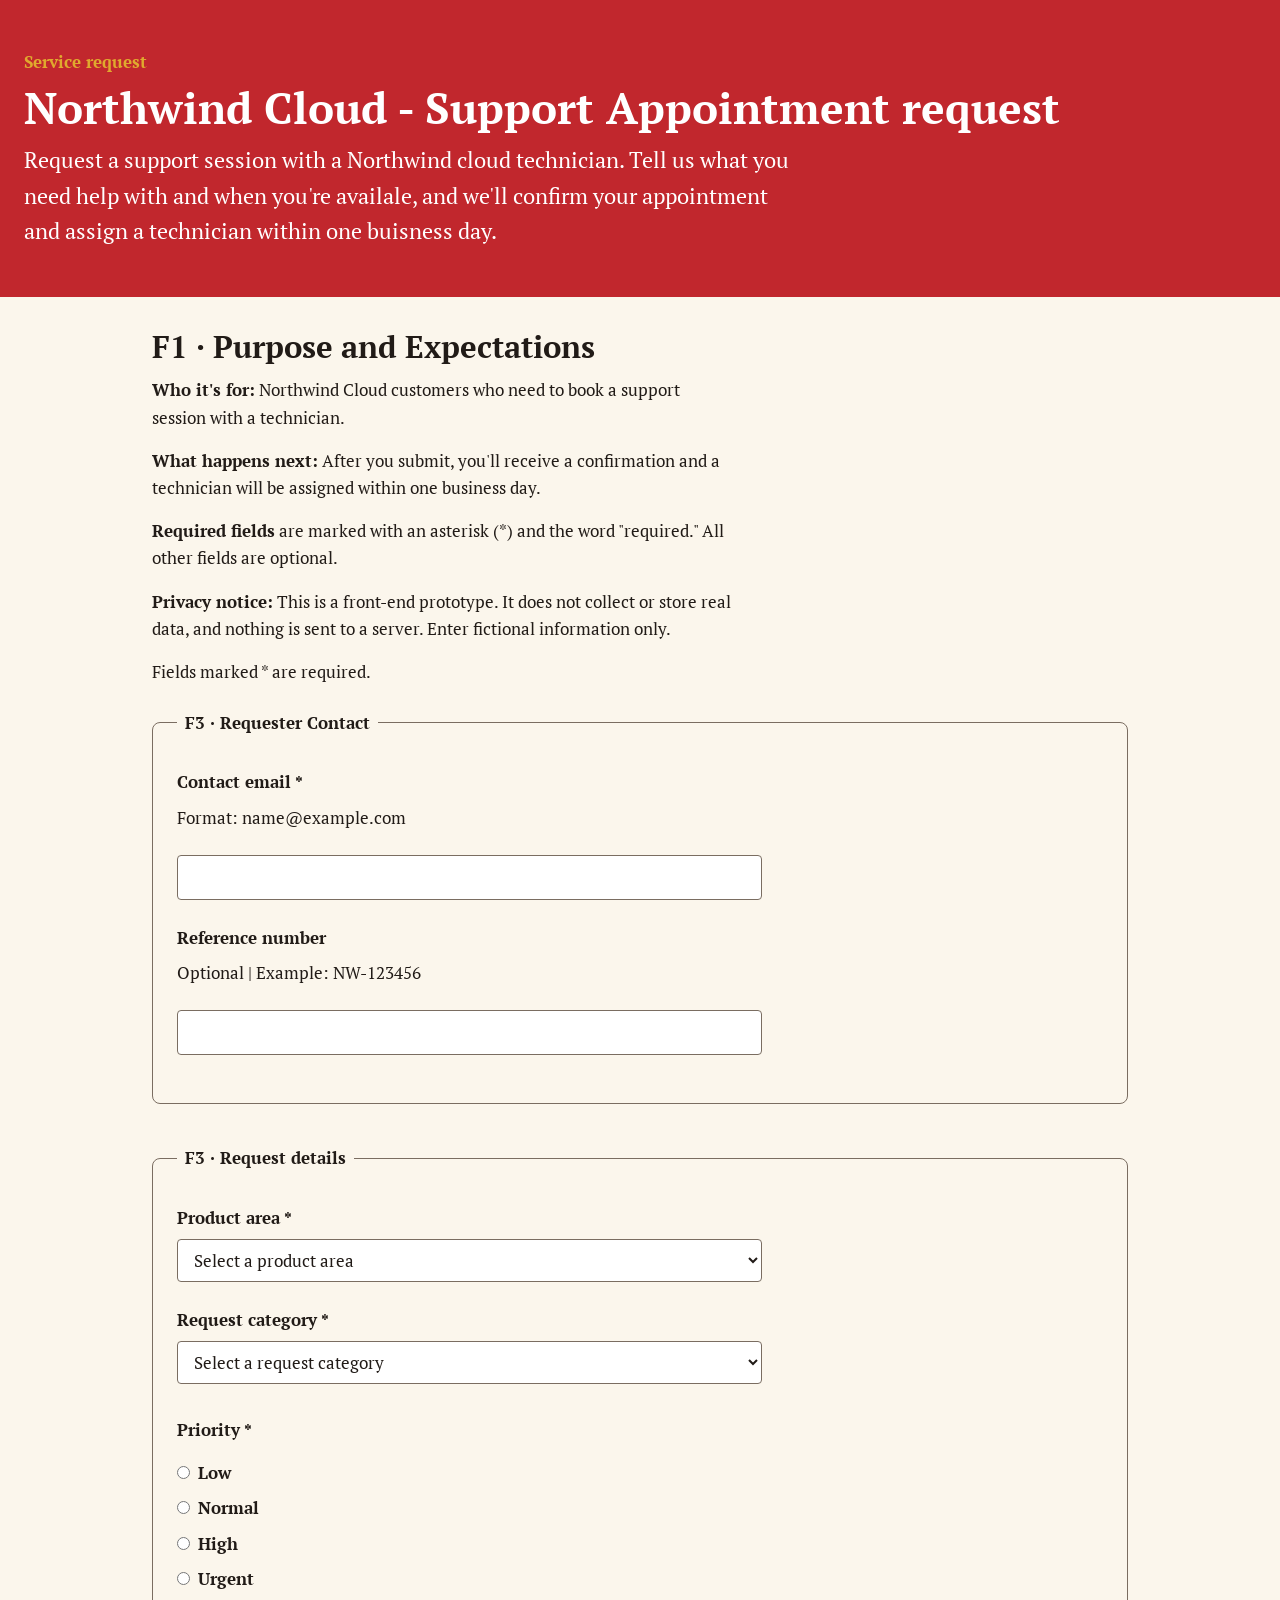
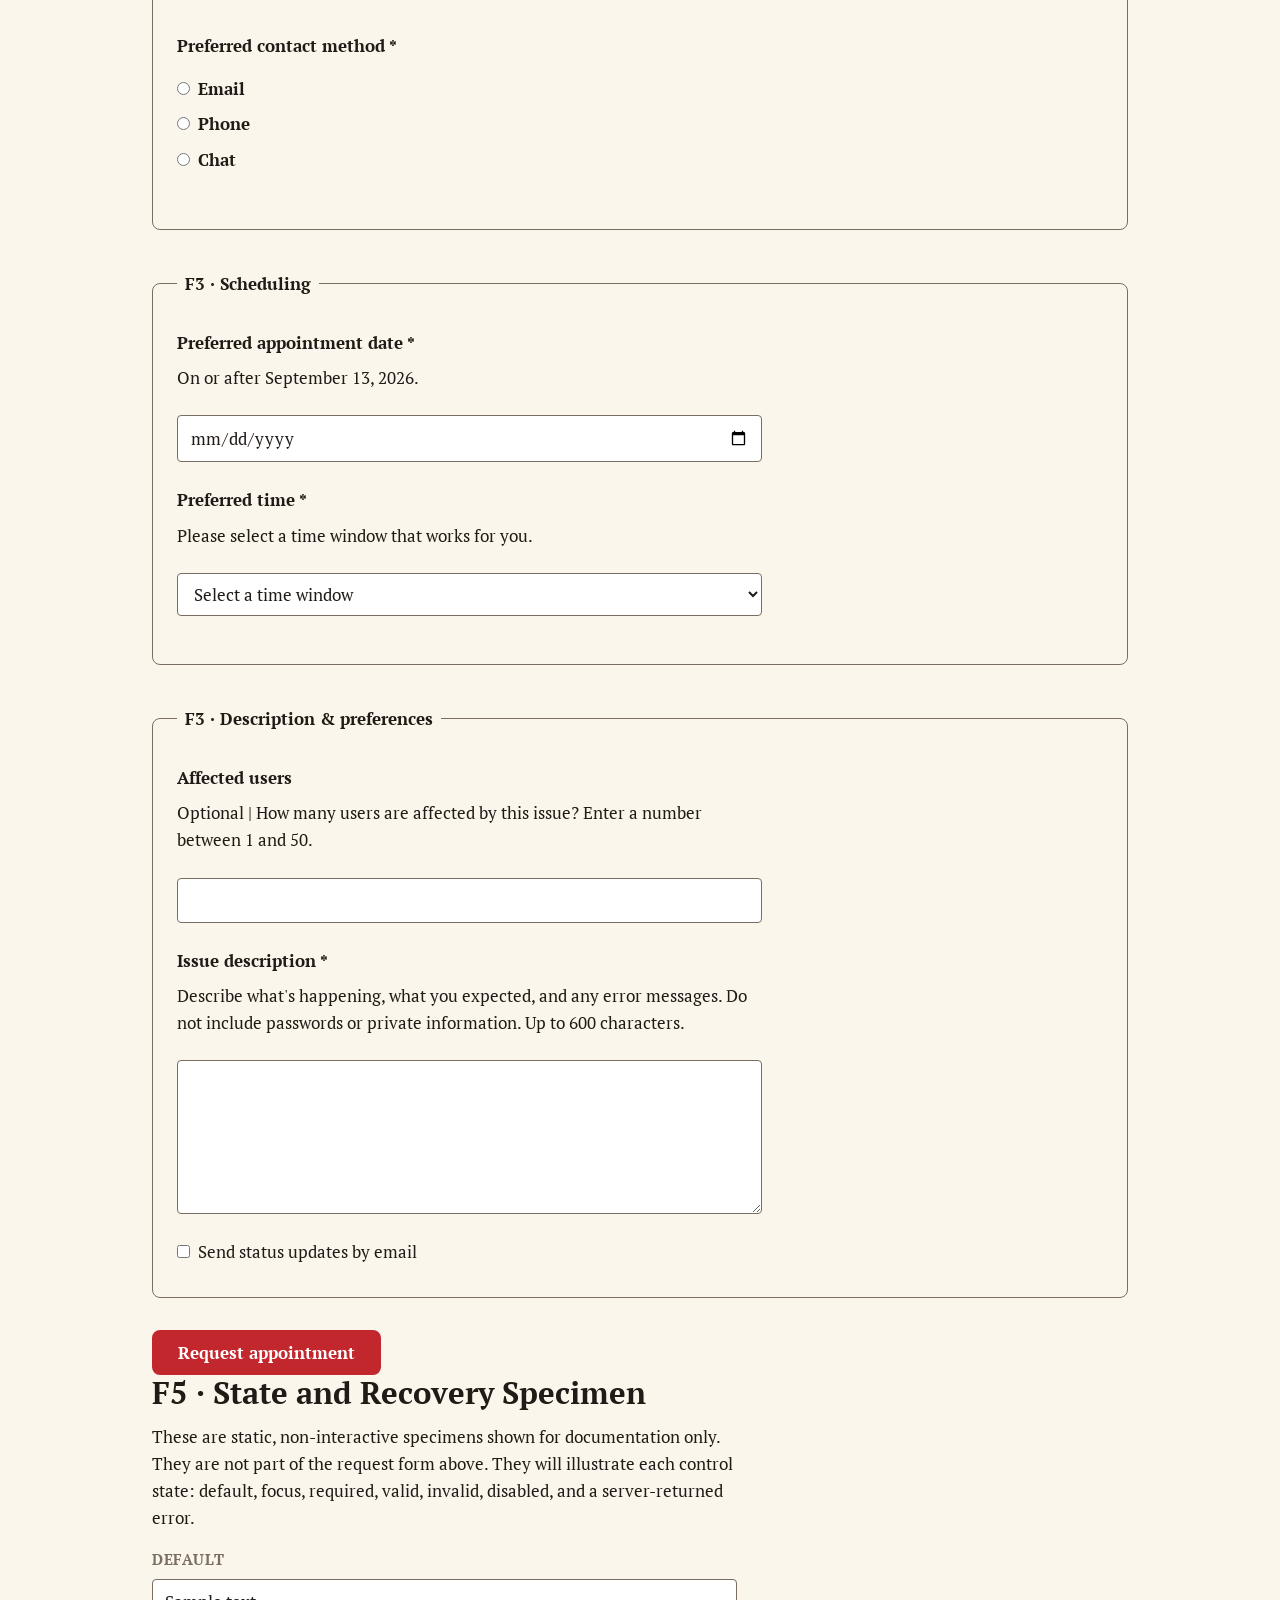
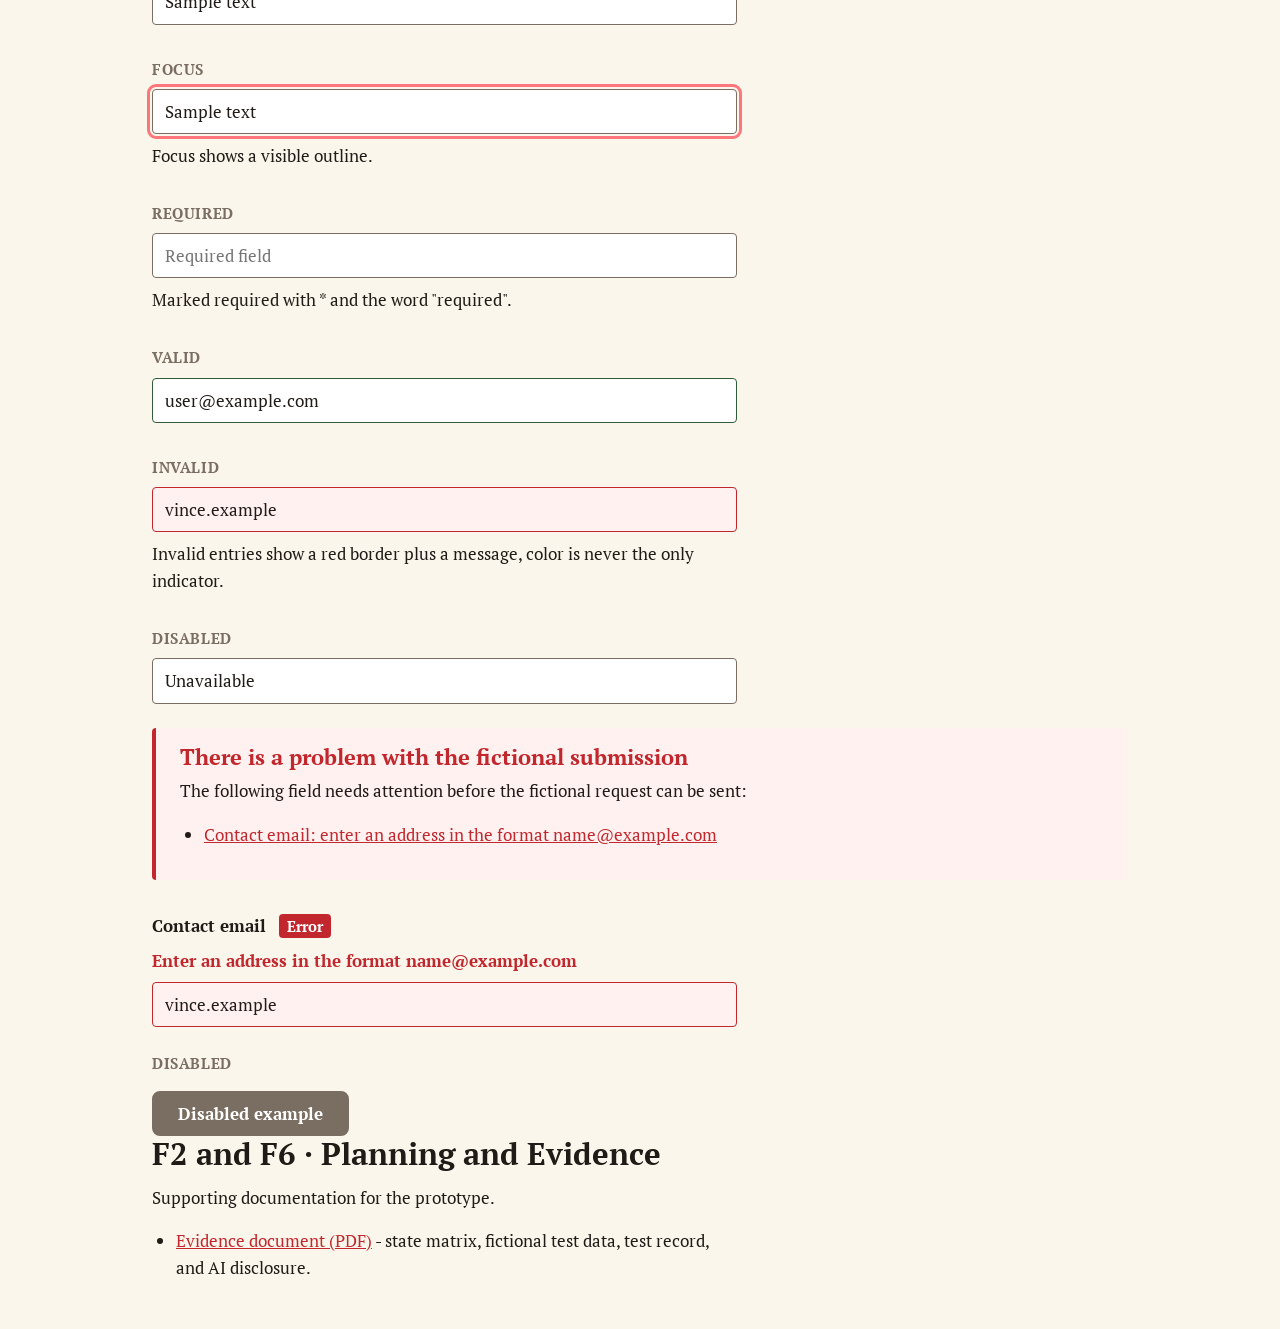
<file: index.html>
<!doctype html>
<html lang="en">
    <head>
        <meta charset="utf-8">
        <meta name="viewport" content="width=device-width,initial-scale=1">
        <title>Inclusive Form Flow</title><link rel="stylesheet" href="styles.css">
    </head>
    <body>
        <header class="page-header">
            <p class="eyebrow">Service request</p>
            <h1>Northwind Cloud - Support Appointment request </h1>
            <p class="lede">Request a support session with a Northwind cloud technician. Tell us what you need help with and 
                when you're availale, and we'll confirm your appointment and assign a technician within one buisness day. </p>
        </header>
        <main>
            <section id="expectations">
                <h2>F1 · Purpose and Expectations</h2>
                <p><strong>Who it's for:</strong> Northwind Cloud customers who need to book a support session with a technician.</p>
                <p><strong>What happens next:</strong> After you submit, you'll receive a confirmation and a technician will be assigned within one business day.</p>
                <p><strong>Required fields</strong> are marked with an asterisk (<span aria-hidden="true">*</span>) and the word "required." All other fields are optional.</p>
                <p><strong>Privacy notice:</strong> This is a front-end prototype. It does not collect or store real data, and nothing is sent to a server. Enter fictional information only.</p>
            </section>
            <form method="get">
                <p class="help">Fields marked <span aria-hidden="true">*</span> are required.</p>

                <fieldset>
                    <legend>F3 · Requester Contact</legend>
                    <div class="field">
                        <label for="email">Contact email <span aria-hidden="true">*</span><span class="visually-hidden"> (required)</span></label>
                        <p class="help" id="email-help">Format: name@example.com</p>
                        <input id="email" name="email" type="email" autocomplete="email" inputmode="email" required aria-describedby="email-help">
                    </div>
                    
                    <div class="field">
                        <label for="reference">Reference number</label>
                        <p class="help" id="reference-help">Optional | Example: NW-123456</p>
                        <input id="reference" name="reference" type="text" autocomplete="off" aria-describedby="reference-help">
                    </div>
                </fieldset>

                <fieldset>
                    <legend>F3 · Request details</legend>
                    <div class="field">
                        <label for="product">Product area <span aria-hidden="true">*</span><span class="visually-hidden"> (required)</span></label>
                        <select id="product" name="product" required>
                            <option value="" disabled selected> Select a product area</option>
                            <option value="app">App</option>
                            <option value="website">Website</option>
                            <option value="api">API</option>
                            <option value="billing">Billing</option>
                            <option value="desktop">Desktop app</option>
                        </select>
                    </div>

                    <div class="field">
                        <label for="category">Request category <span aria-hidden="true">*</span><span class="visually-hidden"> (required)</span></label>
                        <select id="category" name="category" required>
                            <option value="" disabled selected> Select a request category</option>
                            <option value="bug">Bug</option>
                            <option value="access">Account Access</option>
                            <option value="billing">Billing</option>
                            <option value="feature">Feature question</option>
                            <option value="other">Other</option>
                        </select> 
                    </div>
                
                    <fieldset class="subgroup">
                        <legend>Priority <span aria-hidden="true">*</span><span class="visually-hidden"> (required)</span></legend>
                        <label class="choice"><input type="radio" name="priority" value="low" required> Low</label>
                        <label class="choice"><input type="radio" name="priority" value="normal"> Normal</label>
                        <label class="choice"><input type="radio" name="priority" value="high"> High</label>
                        <label class="choice"><input type="radio" name="priority" value="urgent"> Urgent</label>
                    </fieldset>    

                    <fieldset class="subgroup">
                        <legend>Preferred contact method <span aria-hidden="true">*</span><span class="visually-hidden"> (required)</span></legend>
                        <label class="choice"><input type="radio" name="contact_pref" value="email" required> Email</label>
                        <label class="choice"><input type="radio" name="contact_pref" value="phone"> Phone</label>
                        <label class="choice"><input type="radio" name="contact_pref" value="chat"> Chat</label>
                    </fieldset>
                </fieldset>
                
                <fieldset>
                    <legend>F3 · Scheduling</legend>
                    <div class="field">
                        <label for="preferred_date">Preferred appointment date <span aria-hidden="true">*</span><span class="visually-hidden"> (required)</span></label>
                        <p class="help" id="preferred_date-help">On or after September 13, 2026.</p>
                        <input id="preferred_date" name="preferred_date" type="date" min="2026-09-13" required aria-describedby="preferred_date-help">
                    </div>
                    <div class="field">
                        <label for="time_window">Preferred time <span aria-hidden="true">*</span><span class="visually-hidden"> (required)</span></label>
                        <p class="help" id="time_window-help">Please select a time window that works for you.</p>
                        <select id="time_window" name="time_window" required aria-describedby="time_window-help">
                            <option value="" disabled selected> Select a time window</option>
                            <option value="morning">Morning (8am - 12pm)</option>
                            <option value="afternoon">Afternoon (12pm - 4pm)</option>
                            <option value="evening">Evening (4pm - 8pm)</option>
                        </select>
                    </div>
                </fieldset>

                <fieldset>
                    <legend>F3 · Description &amp; preferences</legend>
                    <div class="field">
                        <label for="affected_count"> Affected users</label>
                        <p class="help" id="affected_count-help">Optional | How many users are affected by this issue? Enter a number between 1 and 50.</p>
                        <input id="affected_count" name="affected_count" type="number" min="1" max="50" step="1" inputmode="numeric" aria-describedby="affected_count-help">
                    </div>
                    <div class="field">
                        <label for="description">Issue description <span aria-hidden="true">*</span><span class="visually-hidden"> (required)</span></label>
                        <p class="help" id="description-help">Describe what's happening, what you expected, and any error messages. Do not include passwords or private information. Up to 600 characters.</p>
                        <textarea id="description" name="description" rows="5" maxlength="600" required aria-describedby="description-help"></textarea>
                    </div>
                    <div class="choice">
                        <input id="status_updates" name="status_updates" type="checkbox" value="yes">
                        <label for="status_updates">Send status updates by email</label>
                    </div>
                </fieldset>

                <button type="submit">Request appointment</button>
            </form>
                <section id="states" aria-labelledby="states-heading">
                    <h2>F5 · State and Recovery Specimen</h2>
                    <p>These are static, non-interactive specimens shown for documentation only. They are not part of the request form above. They will illustrate each control state:
                        default, focus, required, valid, invalid, disabled, and a server-returned error.
                    </p>

                    <ul class="specimen-list">
                        <li class="specimen">
                            <span class="specimen-label">Default</span>
                            <input type="text" value="Sample text" disabled>
                        </li>

                        <li class="specimen">
                            <span class="specimen-label">Focus</span>
                            <input type="text" value="Sample text" class="is-focus-demo" disabled>
                            <span class="help"> Focus shows a visible outline.</span>
                        </li>

                        <li class="specimen">
                            <span class="specimen-label">Required</span>
                            <input type="text" value="" placeholder="Required field" aria-label="Required state example" disabled>
                            <span class="help">Marked required with <span aria-hidden="true">*</span> and the word "required". </span>
                        </li>

                        <li class="specimen">
                            <span class="specimen-label">Valid</span>
                            <input type="email" value="user@example.com" class="is-valid-demo" aria-label="Valid state example" disabled>
                        </li>

                        <li class="specimen">
                            <span class="specimen-label">Invalid</span>
                            <input type="email" value="vince.example" class="is-invalid-demo" aria-label="Invalid state example" disabled>
                            <span class="help">Invalid entries show a red border plus a message, color is never the only indicator.</span>
                        </li>

                        <li class="specimen">
                            <span class="specimen-label">Disabled</span>
                            <input type="text" value="Unavailable" disabled>
                        </li>
                    </ul>

                    <div class="error-summary" role="group" aria-labelledby="error-summary-heading">
                        <h3 id="error-summary-heading">There is a problem with the fictional submission</h3>
                        <p>The following field needs attention before the fictional request can be sent:</p>
                        <ul>
                            <li><a href="#error-example">Contact email: enter an address in the format name@example.com</a></li>
                        </ul>
                    </div>
                    
                    
                    <div class="field field-error">
                        <label for="error-example">Contact email <span class="error-tag">Error</span></label>
                        <p class="error-text" id="error-message">Enter an address in the format name@example.com</p>
                        <input id="error-example" type="email" value="vince.example" aria-invalid="true" aria-describedby="error-message" disabled>
                    </div>
                    
                    <p class="specimen-label">Disabled</p>
                    <button type="button" disabled>Disabled example</button>
                </section>
                <section id="documentation" aria-labelledby="documentation-heading">
                    <h2 id="documentation-heading">F2 and F6 · Planning and Evidence</h2>
                    <p>Supporting documentation for the prototype.</p>
                    <ul>
                        <li><a href="docs/Evidence.pdf">Evidence document (PDF)</a> - state matrix, fictional test data, test record, and AI disclosure.</li>
                    </ul>
                </section>
            </main>
        </body>
        </html>
</file>
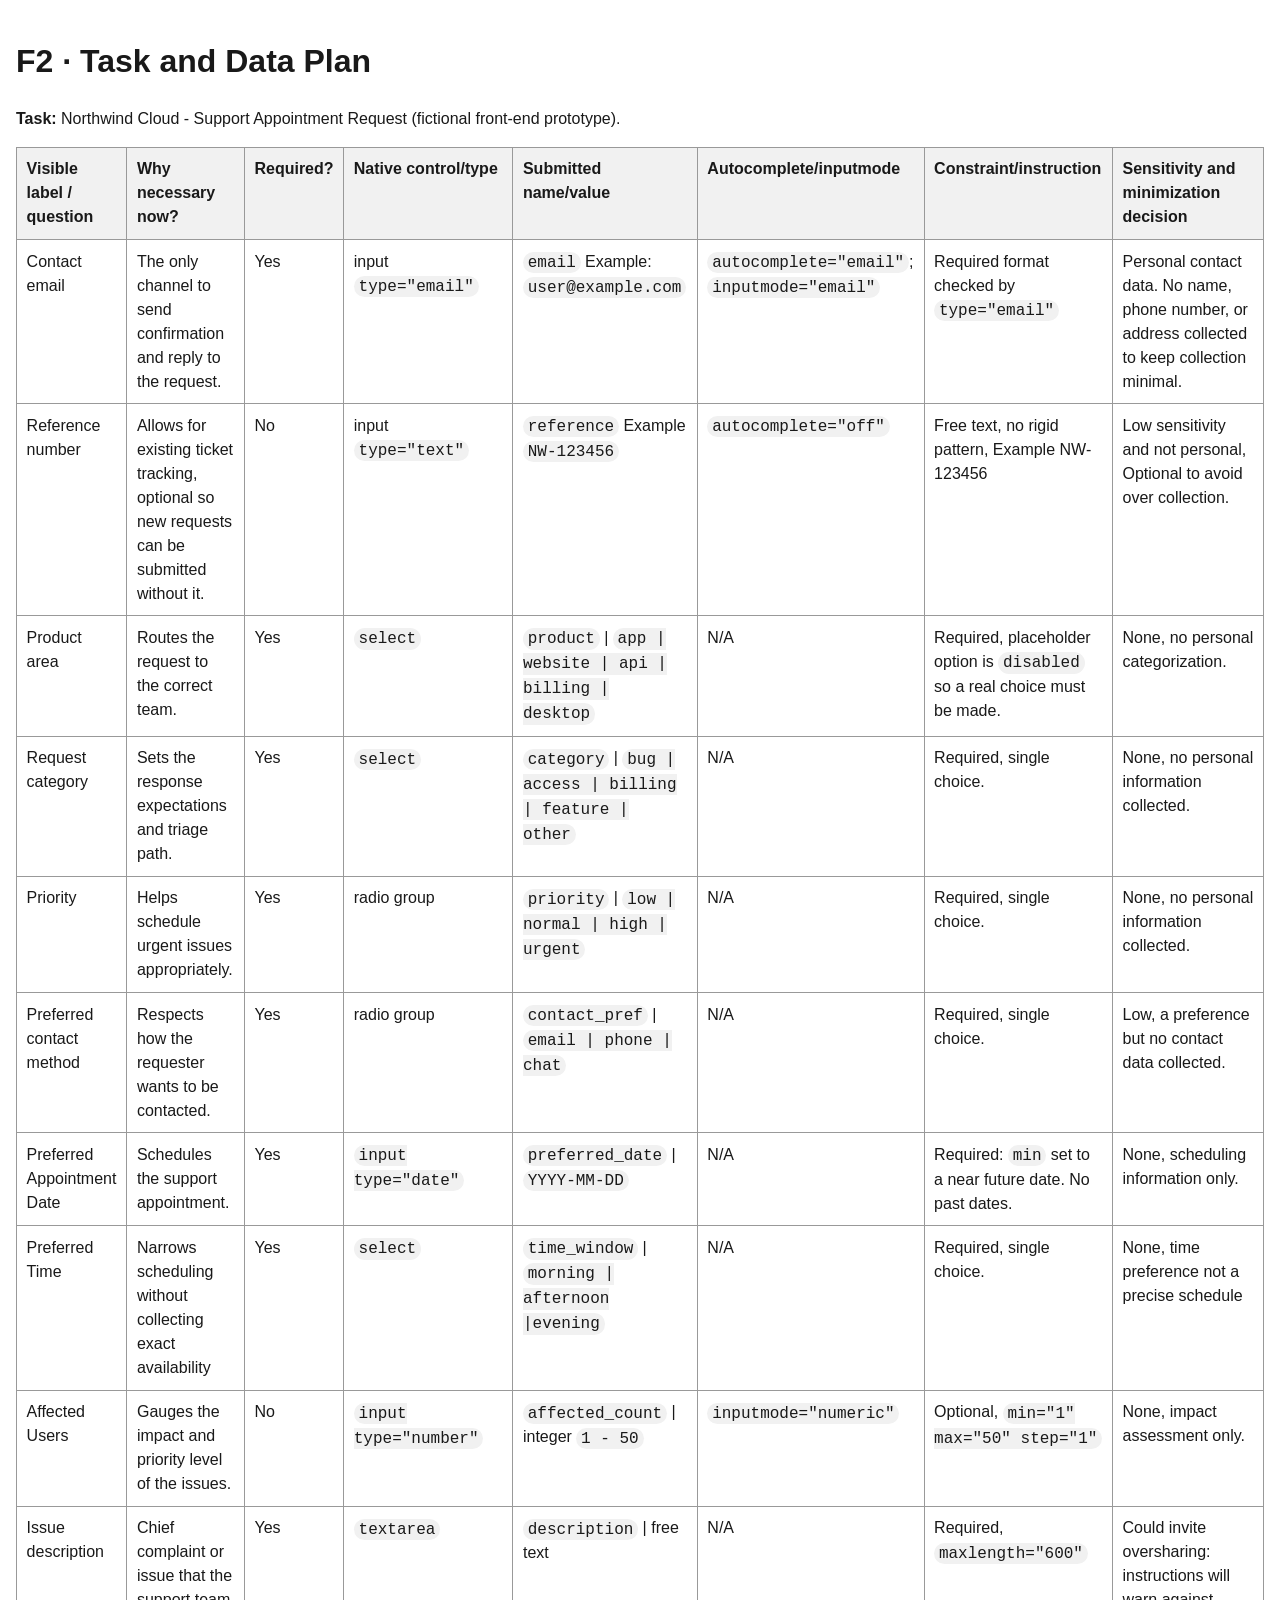
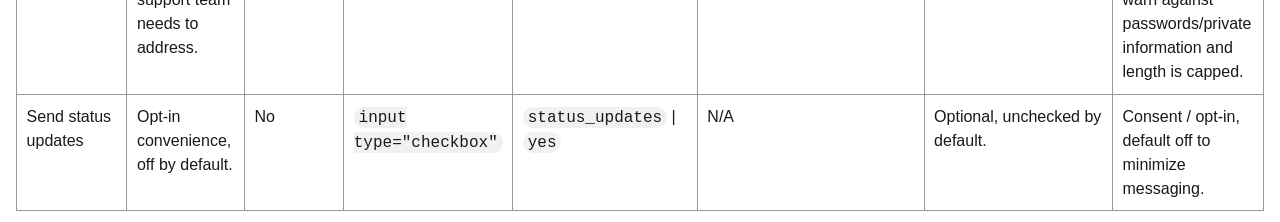
<file: field-inventory-template.html>
<!doctype html>
<html lang="en">
    <head>
        <meta charset="utf-8">
        <meta name="viewport" content="width=device-width,initial-scale=1">
        <title>Field Inventory</title>
        <style>
        body{
            font-family:Arial,sans-serif;
            line-height:1.5;
            max-width:80rem;
            margin:auto;
            padding:1rem;
            color:#191919;
        }
        table{
            width:100%;
            border-collapse:collapse;
        }
        th,td{
            padding:.6rem;
            border:1px solid #999;
            text-align:left;
            vertical-align:top;
        }
        th{
            background:#f1f1f1;
        }

        code {
            font-family: Consolas, Menlo, monospace;
            background: #f1f1f1;
            padding: 0.1rem 0.3rem;
            border-radius: 0.95rem;
        }

        </style>
        </head>
        <body>
            <h1>F2 · Task and Data Plan</h1>
            <p><strong>Task:</strong> Northwind Cloud - Support Appointment Request (fictional front-end prototype).</p>
            <table>
                <thead>
                    <tr>
                        <th>Visible label / question</th>
                        <th>Why necessary now?</th>
                        <th>Required?</th>
                        <th>Native control/type</th>
                        <th>Submitted name/value</th>
                        <th>Autocomplete/inputmode</th>
                        <th>Constraint/instruction</th>
                        <th>Sensitivity and minimization decision</th>
                    </tr>
                </thead>
                
                <tbody>
                    <tr>
                        <td>Contact email</td>
                        <td>The only channel to send confirmation and reply to the request. </td>
                        <td>Yes</td>
                        <td>input <code>type="email"</code></td>
                        <td><code>email</code> Example: <code>user@example.com</code></td>
                        <td><code>autocomplete="email"</code>; <code>inputmode="email"</code></td>
                        <td>Required format checked by <code>type="email"</code></td>
                        <td>Personal contact data. No name, phone number, or address collected to keep collection minimal.</td>
                    </tr>
                    <tr>
                        <td>Reference number</td>
                        <td>Allows for existing ticket tracking, optional so new requests can be submitted without it.</td>
                        <td>No</td>
                        <td>input <code>type="text"</code></td>
                        <td><code>reference</code> Example <code>NW-123456</code></td>
                        <td><code>autocomplete="off"</code></td>
                        <td>Free text, no rigid pattern, Example NW-123456</td>
                        <td>Low sensitivity and not personal, Optional to avoid over collection.</td>
                    </tr>

                    <tr>
                        <td>Product area</td>
                        <td>Routes the request to the correct team.</td>
                        <td>Yes</td>
                        <td><code>select</code></td>
                        <td><code>product</code> | <code>app | website | api | billing | desktop </code></td>
                        <td>N/A</td>
                        <td>Required, placeholder option is <code>disabled</code> so a real choice must be made. </td>
                        <td>None, no personal categorization.</td>
                    </tr>

                    <tr>
                        <td>Request category</td>
                        <td>Sets the response expectations and triage path.</td>
                        <td>Yes</td>
                        <td><code>select</code></td>
                        <td><code>category</code> | <code>bug | access | billing | feature | other</code></td>
                        <td>N/A</td>
                        <td>Required, single choice.</td>
                        <td>None, no personal information collected.</td>
                    </tr>

                    <tr>
                        <td>Priority</td>
                        <td>Helps schedule urgent issues appropriately.</td>
                        <td>Yes</td>
                        <td>radio group</td>
                        <td><code>priority</code> | <code>low | normal | high | urgent</code></td>
                        <td>N/A</td>
                        <td>Required, single choice.</td>
                        <td>None, no personal information collected.</td>
                    </tr>

                    <tr>
                        <td>Preferred contact method</td>
                        <td>Respects how the requester wants to be contacted.</td>
                        <td>Yes</td>
                        <td>radio group</td>
                        <td><code>contact_pref</code> | <code>email | phone | chat</code></td>
                        <td>N/A</td>
                        <td>Required, single choice.</td>
                        <td>Low, a preference but no contact data collected.</td>
                    </tr>

                    <tr>
                        <td>Preferred Appointment Date</td>
                        <td>Schedules the support appointment.</td>
                        <td>Yes</td>
                        <td><code>input type="date"</code></td>
                        <td><code>preferred_date</code> | <code>YYYY-MM-DD</code></td>
                        <td>N/A</td>
                        <td>Required: <code>min</code> set to a near future date. No past dates.</td>
                        <td>None, scheduling information only.</td>
                    </tr>

                    <tr>
                        <td>Preferred Time</td>
                        <td>Narrows scheduling without collecting exact availability</td>
                        <td>Yes</td>
                        <td><code>select</code></td>
                        <td><code>time_window</code> | <code>morning | afternoon |evening</code></td>
                        <td>N/A</td>
                        <td>Required, single choice.</td>
                        <td>None, time preference not a precise schedule </td>
                    </tr>

                    <tr>
                        <td>Affected Users</td>
                        <td>Gauges the impact and priority level of the issues.</td>
                        <td>No</td>
                        <td><code>input type="number"</code></td>
                        <td><code>affected_count</code> | integer <code>1 - 50</code></td>
                        <td><code>inputmode="numeric"</code></td>
                        <td>Optional, <code>min="1" max="50" step="1"</code></td>
                        <td>None, impact assessment only.</td>
                    </tr>

                    <tr>
                        <td>Issue description</td>
                        <td>Chief complaint or issue that the support team needs to address.</td>
                        <td>Yes</td>
                        <td><code>textarea</code></td>
                        <td><code>description</code> | free text</td>
                        <td>N/A</td>
                        <td>Required, <code>maxlength="600"</code></td>
                        <td>Could invite oversharing: instructions will warn against 
                            passwords/private information and length is capped.</td>
                    </tr>

                    <tr>
                        <td>Send status updates</td>
                        <td>Opt-in convenience, off by default.</td>
                        <td>No</td>
                        <td><code>input type="checkbox"</code></td>
                        <td><code>status_updates</code> | <code>yes</code></td>
                        <td>N/A</td>
                        <td>Optional, unchecked by default.</td>
                        <td>Consent / opt-in, default off to minimize messaging.</td>
                    </tr>
                </tbody>
            </table>
        </body>
        </html>
</file>
<file: styles.css>
/* === Merged from Module 1 design system, adapted for this form. === */

/* === FONTS === */
@import url("https://fonts.googleapis.com/css2?family=PT+Serif:ital,wght@0,400;0,700;1,400;1,700&display=swap");

/* === Reset === */
*, *::before, *::after { box-sizing: border-box; }
* { margin: 0; }
img, picture, svg, video, canvas { display: block; max-width: 100%; }
input, button, textarea, select { font: inherit; }
body { overflow-wrap: break-word; }

/* === TOKENS === */
:root {
    --red-600: #c1272d;
    --red-700: #fc767b;
    --green-700: #2f5d3a;
    --gold-500: #e0a92e;
    --cream-50: #fbf6ec; /* background color */
    --white: #ffffff;
    --brown-900: #211b17;
    --brown-400: #7a6d61;

    --color-bg: var(--cream-50);
    --color-surface: var(--white);
    --color-text: var(--brown-900);
    --color-muted: var(--brown-400);
    --color-border: var(--brown-400);
    --color-action: var(--red-600);
    --color-action-strong: var(--red-700);
    --color-on-action: var(--white);
    --color-focus: var(--red-700);
    --color-accent: var(--green-700);

    --space-2xs: 0.5rem;
    --space-xs: 0.75rem;
    --space-sm: 1rem;
    --space-md: 1.5rem;
    --space-lg: 2rem;
    --space-xl: 3rem;

    --measure: 65ch;
    --container: 64rem;

    --radius-sm: 0.25rem;
    --radius-md: 0.5rem;

    --elevation-1: 0 1px 2px rgba(33, 27, 23, 0.08);
    --elevation-2: 0 4px 12px rgba(33, 27, 23, 0.12);

    --font-body: "PT Serif", Georgia, "Times New Roman", serif;
    --font-display: "PT Serif", Georgia, "Times New Roman", serif;

    --text-base: 17px;
    --leading: 1.6;
    --leading-tight: 1.15;
    --weight-regular: 400;
    --weight-bold: 700;

    --step--1: clamp(0.85rem, 0.82rem + 0.15vw, 0.94rem);
    --step-0: var(--text-base);
    --step-1: clamp(1.20rem, 1.13rem + 0.35vw, 1.40rem);
    --step-2: clamp(1.50rem, 1.35rem + 0.70vw, 1.95rem);
    --step-3: clamp(1.90rem, 1.55rem + 1.70vw, 2.75rem);
}


/* === TYPOGRAPHY === */
body {
  font-family: var(--font-body);
  font-size: var(--step-0);
  line-height: var(--leading);
  color: var(--color-text);
  background: var(--color-bg);
}

p, ul, ol, .lead, .lede { max-width: var(--measure); }

h1, h2, h3 {
  font-family: var(--font-display);
  line-height: var(--leading-tight);
  font-weight: var(--weight-bold);
}
h1 { font-size: var(--step-3); margin-bottom: var(--space-sm); }
h2 { font-size: var(--step-2); margin-bottom: var(--space-xs); }
h3 { font-size: var(--step-1); margin-bottom: var(--space-2xs); }

.lead, .lede { font-size: var(--step-1); }

p { margin-bottom: var(--space-sm); }

ul, ol { padding-left: var(--space-md); margin-bottom: var(--space-sm); }
li { margin-bottom: var(--space-2xs); }

.meta { font-size: var(--step--1); color: var(--color-muted); }

a { color: var(--color-action); }


/* === LAYOUT === */
.page,
main {
    max-width: var(--container);
    margin-inline: auto;
    padding: var(--space-lg) var(--space-md);
}


/* === FORM CONTROLS === */
.field {
    display: grid;
    gap: var(--space-2xs);
    margin-bottom: var(--space-md);
    max-width: var(--measure);
}

label { font-weight: var(--weight-bold); }

input[type="text"],
input[type="email"],
input[type="date"],
input[type="number"],
select,
textarea {
    width: 100%;
    padding: var(--space-2xs) var(--space-xs);
    border: 1px solid var(--color-border);
    border-radius: var(--radius-sm);
    background: var(--color-surface);
    color: var(--color-text);
}

textarea {
    min-height: 8rem;
    resize: vertical;
}

/* === CHOICES & FIELDSETS === */
fieldset {
    border: 1px solid var(--color-border);
    border-radius: var(--radius-md);
    padding: var(--space-md);
    margin-bottom: var(--space-lg);
}

legend {
    font-weight: var(--weight-bold);
    padding: var(--space-2xs);
}

.subgroup {
    border: 0;
    border-radius: 0;
    padding: 0;
    margin-bottom: var(--space-md);
}

.subgroup legend {
    padding-inline: 0;
    margin-bottom: var(--space-2xs);
}

.choice {
    display: flex;
    align-items: center;
    gap: var(--space-2xs);
    margin-bottom: var(--space-2xs);
    max-width: var(--measure);
}

.choice label {
    font-weight: var(--weight-regular);
    margin: 0;
}

.choice input {
    width: auto;
    flex: none;
}


/* === BUTTONS & FOCUS === */
button, 
.button {
    display: inline-block;
    font-family: var(--font-body);
    font-size: var(--step-0);
    font-weight: var(--weight-bold);
    line-height: 1;
    padding: var(--space-xs) var(--space-md);
    border: 2px solid var(--color-action);
    border-radius: var(--radius-md);
    background: var(--color-action);
    color: var(--color-on-action);
    text-decoration: none;
    cursor: pointer;
}

button:hover, 
.button:hover {
    background: var(--color-text);
    border-color: var(--color-action-strong);
}

button:active, 
.button:active {
    background: var(--color-action-strong);
}

.button-secondary {
    background: transparent;
    color: var(--color-action);
}

.button-secondary:hover {
    background: var(--color-action);
    color: var(--color-on-action);
}


button:disabled, 
button[disabled],
.button:disabled,
.button[disabled] {
    background: var(--color-muted);
    border-color: var(--color-muted);
    color: var(--color-on-action);
    cursor: not-allowed;
}

:focus-visible {
    outline: 3px solid var(--color-focus);
    outline-offset: 2px;
}


/* === SURFACES === */
.page-header {
    background: var(--color-action);
    color: var(--color-on-action);
    padding: var(--space-xl) var(--space-md);
}

.page-header .eyebrow {
    color: var(--gold-500);
    font-weight: var(--weight-bold);
    margin-bottom: var(--space-2xs);
}

.page-header h1 {
    margin-bottom: var(--space-2xs);
}

.page-header .lede {
    margin-bottom: 0;
    color: var(--color-on-action);
}

.card {
    background: var(--color-surface);
    color: var(--color-text);
    border-radius: var(--radius-md);
    padding: var(--space-md);
    box-shadow: var(--elevation-1);
}

.card-outline {
    background: var(--color-surface);
    color: var(--color-text);
    border: 1px solid var(--color-border);
    border-radius: var(--radius-md);
    padding: var(--space-md);
}

.callout {
    background: var(--color-surface);
    border-left: 4px solid var(--color-accent);
    border-radius: var(--radius-sm);
    padding: var(--space-sm) var(--space-md);
    box-shadow: var(--elevation-1);
}

/* === STATE STYLING === */

/* Valid */
input:user-valid,
select:user-valid,
textarea:user-valid {
    border-color: var(--color-accent);
}

/* Invalid */
input:user-invalid,
select:user-invalid,
textarea:user-invalid {
    border-color: var(--color-action);
    background: #fff1f0;
}

/* Server-returned error block */
.field-error input,
.field-error select,
.field-error textarea {
    border-color: var(--color-action);
    background: #fff1f0;
}

.error-text {
    color: var(--color-action);
    font-weight: var(--weight-bold);
    margin: 0;
}

.error-tag {
    display: inline-block;
    margin-left: var(--space-2xs);
    padding: 0 var(--space-2xs);
    font-size: var(--step--1);
    font-weight: var(--weight-bold);
    color: var(--color-on-action);
    background: var(--color-action);
    border-radius: var(--radius-sm);
}

.error-summary {
    border-left: 4px solid var(--color-action);
    background: #fff1f0;
    padding: var(--space-sm) var(--space-md);
    border-radius: var(--radius-sm);
    margin-bottom: var(--space-lg);
}

.error-summary h3 {
    color: var(--color-action);
}


/* ===STATE Specimens === */
.specimen-list {
    list-style: none;
    padding-left: 0;
    display: grid;
    gap: var(--space-md);
    max-width: var(--measure);
}

.specimen {
    display: grid;
    gap: var(--space-2xs);
}

.specimen-label {
    font-weight: var(--weight-bold);
    font-size: var(--step--1);
    text-transform: uppercase;
    letter-spacing: 0.04em;
    color: var(--color-muted);
}


.is-focus-demo {
    outline: 3px solid var(--color-focus);
    outline-offset: 2px;
}
.is-valid-demo {
    border-color: var(--color-accent) !important;
}
.is-invalid-demo {
    border-color: var(--color-action) !important;
    background: #fff1f0 !important;
}



/* === UTILITIES === */
.visually-hidden {
    position: absolute;
    width: 1px;
    height: 1px;
    padding: 0;
    margin: -1px;
    overflow: hidden;
    clip: rect(0, 0, 0, 0);
    white-space: nowrap;
    border: 0;
}


/* === RESPONSIVE & ZOOM === */

/* Small screens (below 320px): reduce heavy padding so content isn't cramped */
@media (max-width: 30rem) {
    main,
    .page {
        padding: var(--space-md) var(--space-sm);
    }
    .page-header {
        padding: var(--space-lg) var(--space-sm);
    }
    fieldset {
        padding: var(--space-sm);
    }
}


/* Never let a control force horizontal scroll */
input,
select,
textarea {
    max-width: 100%;
}
</file>
